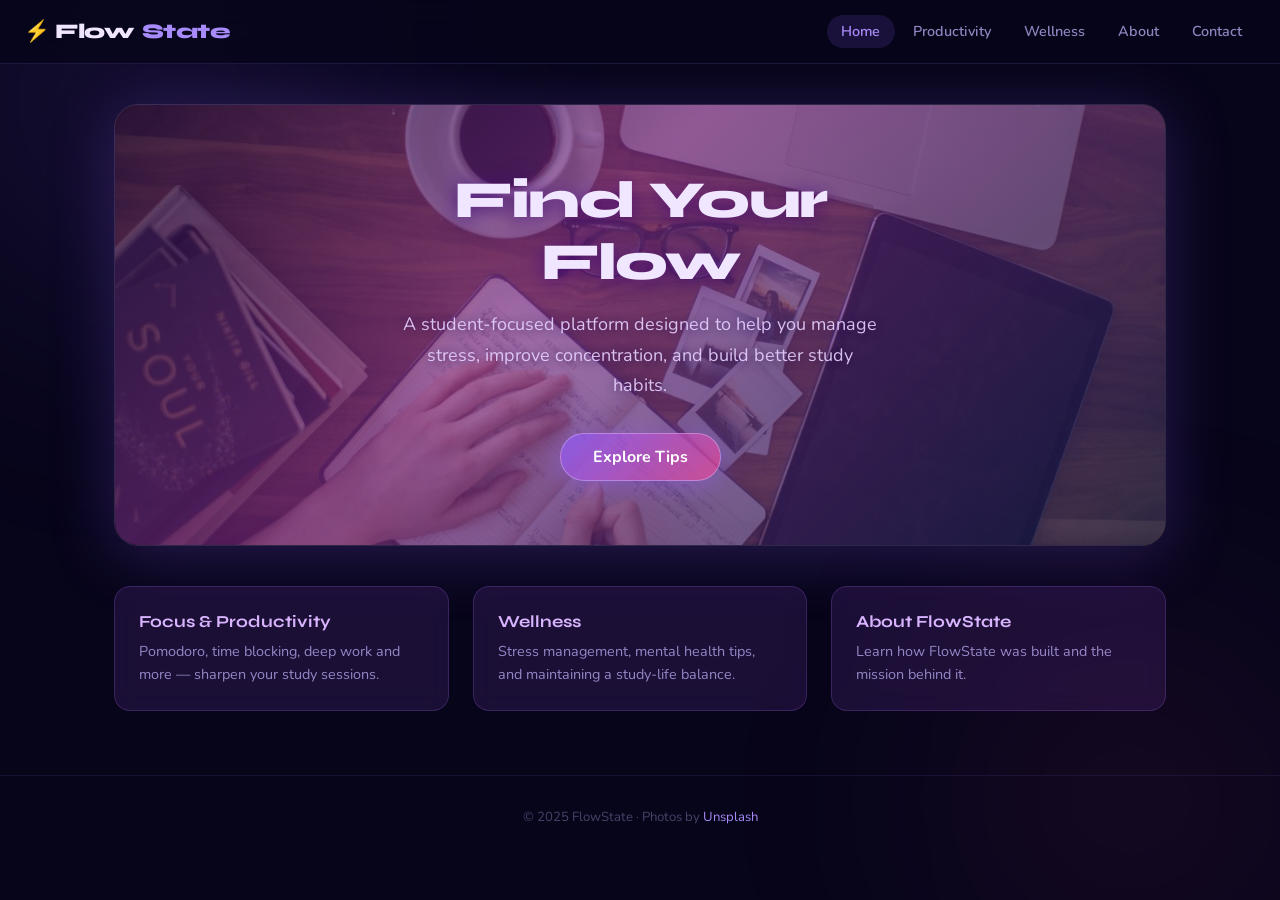
<file: index.html>
<!DOCTYPE html>
<html lang="en">
<head>
  <meta charset="UTF-8" />
  <meta name="viewport" content="width=device-width, initial-scale=1.0" />
  <title>FlowState — Find Your Flow</title>
  <link rel="stylesheet" href="style.css" />
</head>
<body>

<!-- ─── Navigation ─── -->
<nav>
  <a href="index.html" class="nav-logo">⚡ Flow<span>State</span></a>
  <ul class="nav-links">
    <li><a href="index.html" class="active">Home</a></li>
    <li><a href="productivity.html">Productivity</a></li>
    <li><a href="wellness.html">Wellness</a></li>
    <li><a href="about.html">About</a></li>
    <li><a href="contact.html">Contact</a></li>
  </ul>
  <button class="hamburger" id="hamburger" aria-label="Toggle menu">
    <span></span><span></span><span></span>
  </button>
</nav>
<div class="mobile-menu" id="mobileMenu">
  <a href="index.html" class="active">Home</a>
  <a href="productivity.html">Productivity</a>
  <a href="wellness.html">Wellness</a>
  <a href="about.html">About</a>
  <a href="contact.html">Contact</a>
</div>

<!-- ─── Main Content ─── -->
<main>

  <!-- Hero -->
  <section class="hero">
    <img src="hero.jpg" alt="Student studying in flow state" loading="eager" />
    <div class="hero-overlay"></div>
    <div class="hero-content">
      <h1>Find Your Flow</h1>
      <p>
        A student-focused platform designed to help you manage stress,
        improve concentration, and build better study habits.
      </p>
      <a href="productivity.html" class="btn">Explore Tips</a>
    </div>
  </section>

  <!-- Feature Cards -->
  <div class="home-cards">
    <a href="productivity.html" class="home-card">
      <h3>Focus &amp; Productivity</h3>
      <p>Pomodoro, time blocking, deep work and more — sharpen your study sessions.</p>
    </a>
    <a href="wellness.html" class="home-card">
      <h3>Wellness</h3>
      <p>Stress management, mental health tips, and maintaining a study-life balance.</p>
    </a>
    <a href="about.html" class="home-card">
      <h3>About FlowState</h3>
      <p>Learn how FlowState was built and the mission behind it.</p>
    </a>
  </div>

</main>

<footer>
  <p>© 2025 FlowState · Photos by <a href="https://unsplash.com" target="_blank" rel="noopener">Unsplash</a></p>
</footer>

<script>
  const hamburger = document.getElementById('hamburger');
  const mobileMenu = document.getElementById('mobileMenu');
  hamburger.addEventListener('click', () => {
    hamburger.classList.toggle('open');
    mobileMenu.classList.toggle('open');
  });
  // Close mobile menu when a link is clicked
  mobileMenu.querySelectorAll('a').forEach(link => {
    link.addEventListener('click', () => {
      hamburger.classList.remove('open');
      mobileMenu.classList.remove('open');
    });
  });
</script>

</body>
</html>
</file>
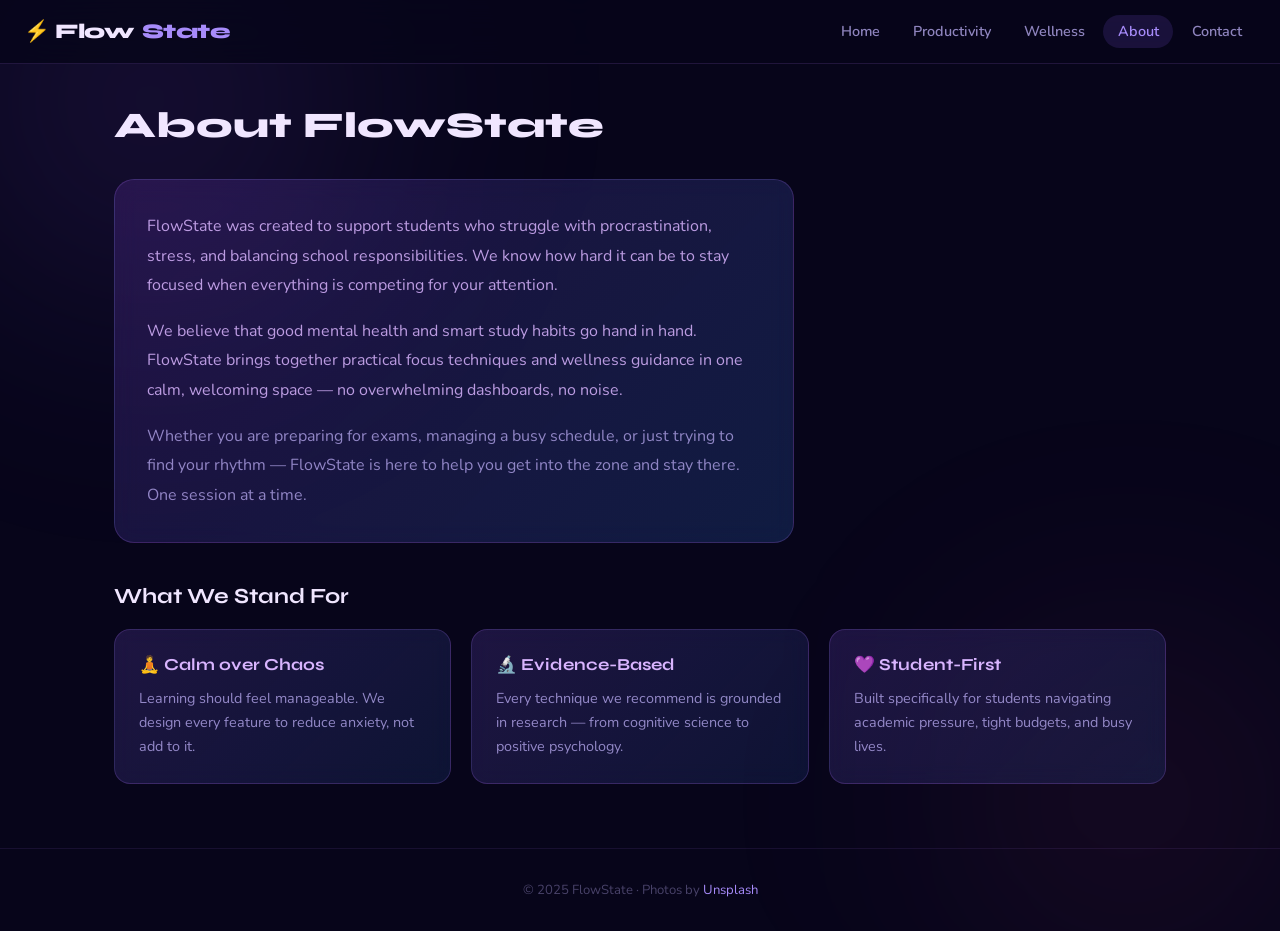
<file: about.html>
<!DOCTYPE html>
<html lang="en">
<head>
  <meta charset="UTF-8" />
  <meta name="viewport" content="width=device-width, initial-scale=1.0" />
  <title>FlowState — About</title>
  <link rel="stylesheet" href="style.css" />
</head>
<body>

<!-- ─── Navigation ─── -->
<nav>
  <a href="index.html" class="nav-logo">⚡ Flow<span>State</span></a>
  <ul class="nav-links">
    <li><a href="index.html">Home</a></li>
    <li><a href="productivity.html">Productivity</a></li>
    <li><a href="wellness.html">Wellness</a></li>
    <li><a href="about.html" class="active">About</a></li>
    <li><a href="contact.html">Contact</a></li>
  </ul>
  <button class="hamburger" id="hamburger" aria-label="Toggle menu">
    <span></span><span></span><span></span>
  </button>
</nav>
<div class="mobile-menu" id="mobileMenu">
  <a href="index.html">Home</a>
  <a href="productivity.html">Productivity</a>
  <a href="wellness.html">Wellness</a>
  <a href="about.html" class="active">About</a>
  <a href="contact.html">Contact</a>
</div>

<!-- ─── Main Content ─── -->
<main>

  <div class="page-title">
    <h1>About FlowState</h1>
  </div>

  <div class="glass-panel" style="max-width: 680px;">
    <p>
      FlowState was created to support students who struggle with procrastination,
      stress, and balancing school responsibilities. We know how hard it can be to
      stay focused when everything is competing for your attention.
    </p>
    <p>
      We believe that good mental health and smart study habits go hand in hand.
      FlowState brings together practical focus techniques and wellness guidance
      in one calm, welcoming space — no overwhelming dashboards, no noise.
    </p>
    <p>
      Whether you are preparing for exams, managing a busy schedule, or just trying
      to find your rhythm — FlowState is here to help you get into the zone and stay
      there. One session at a time.
    </p>
  </div>

  <!-- Values section -->
  <div style="margin-top: 2.5rem;">
    <h2 style="font-family:'Syne',sans-serif; font-size:1.35rem; color:var(--text); margin-bottom:1.25rem; font-weight:700;">
      What We Stand For
    </h2>
    <div class="cards-grid">
      <div class="card">
        <h3>🧘 Calm over Chaos</h3>
        <p>Learning should feel manageable. We design every feature to reduce anxiety, not add to it.</p>
      </div>
      <div class="card">
        <h3>🔬 Evidence-Based</h3>
        <p>Every technique we recommend is grounded in research — from cognitive science to positive psychology.</p>
      </div>
      <div class="card">
        <h3>💜 Student-First</h3>
        <p>Built specifically for students navigating academic pressure, tight budgets, and busy lives.</p>
      </div>
    </div>
  </div>

</main>

<footer>
  <p>© 2025 FlowState · Photos by <a href="https://unsplash.com" target="_blank" rel="noopener">Unsplash</a></p>
</footer>

<script>
  const hamburger = document.getElementById('hamburger');
  const mobileMenu = document.getElementById('mobileMenu');
  hamburger.addEventListener('click', () => {
    hamburger.classList.toggle('open');
    mobileMenu.classList.toggle('open');
  });
  mobileMenu.querySelectorAll('a').forEach(l => l.addEventListener('click', () => {
    hamburger.classList.remove('open'); mobileMenu.classList.remove('open');
  }));
</script>

</body>
</html>
</file>
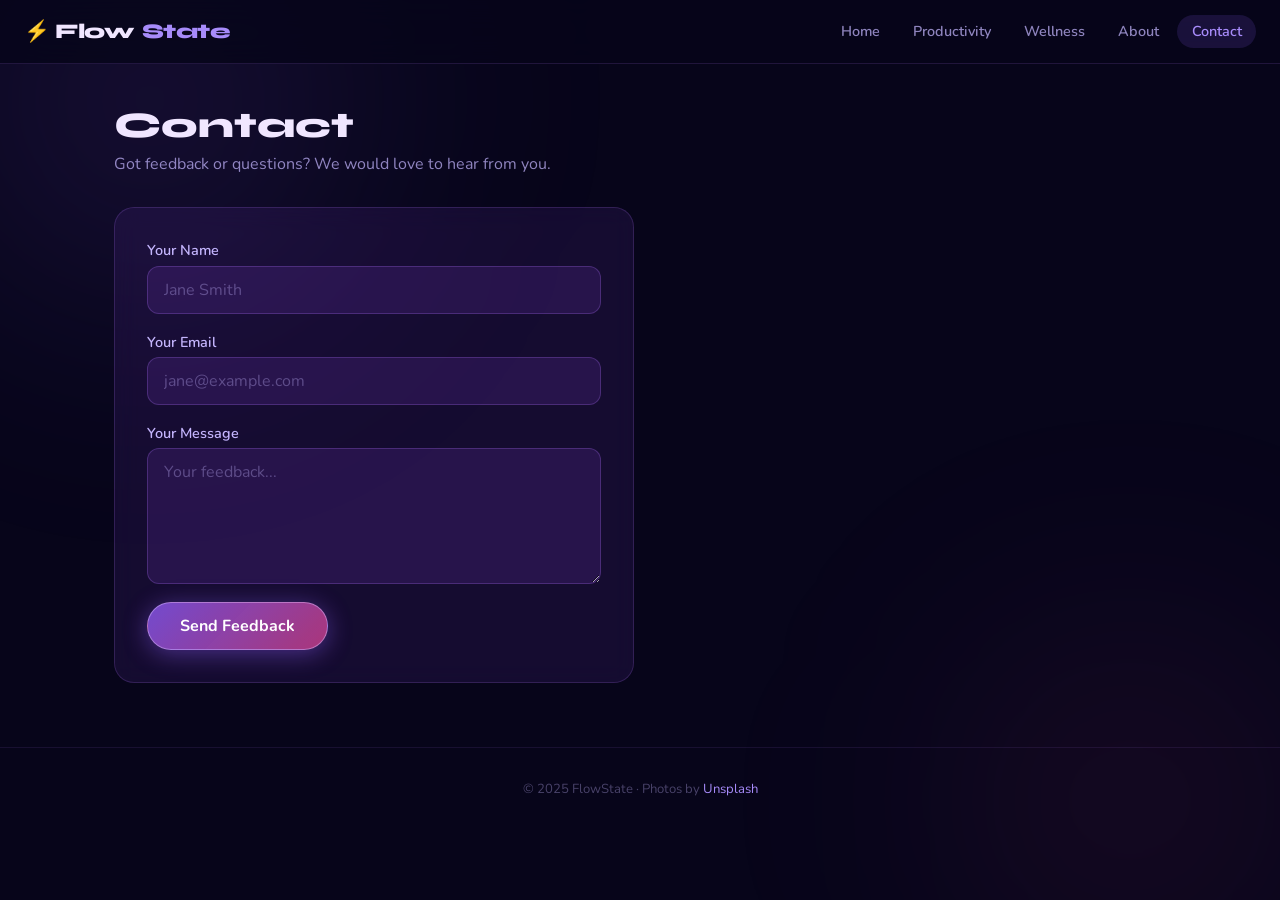
<file: contact.html>
<!DOCTYPE html>
<html lang="en">
<head>
  <meta charset="UTF-8" />
  <meta name="viewport" content="width=device-width, initial-scale=1.0" />
  <title>FlowState — Contact</title>
  <link rel="stylesheet" href="style.css" />
</head>
<body>

<!-- ─── Navigation ─── -->
<nav>
  <a href="index.html" class="nav-logo">⚡ Flow<span>State</span></a>
  <ul class="nav-links">
    <li><a href="index.html">Home</a></li>
    <li><a href="productivity.html">Productivity</a></li>
    <li><a href="wellness.html">Wellness</a></li>
    <li><a href="about.html">About</a></li>
    <li><a href="contact.html" class="active">Contact</a></li>
  </ul>
  <button class="hamburger" id="hamburger" aria-label="Toggle menu">
    <span></span><span></span><span></span>
  </button>
</nav>
<div class="mobile-menu" id="mobileMenu">
  <a href="index.html">Home</a>
  <a href="productivity.html">Productivity</a>
  <a href="wellness.html">Wellness</a>
  <a href="about.html">About</a>
  <a href="contact.html" class="active">Contact</a>
</div>

<!-- ─── Main Content ─── -->
<main>

  <div class="page-title">
    <h1>Contact</h1>
    <p>Got feedback or questions? We would love to hear from you.</p>
  </div>

  <!-- Form (shown by default) -->
  <div id="formContainer">
    <form class="contact-form" id="contactForm" novalidate>

      <div class="form-group">
        <label for="name">Your Name</label>
        <input type="text" id="name" name="name" placeholder="Jane Smith" required />
      </div>

      <div class="form-group">
        <label for="email">Your Email</label>
        <input type="email" id="email" name="email" placeholder="jane@example.com" required />
      </div>

      <div class="form-group">
        <label for="message">Your Message</label>
        <textarea id="message" name="message" rows="5" placeholder="Your feedback..." required></textarea>
      </div>

      <button type="submit" class="btn" style="align-self:flex-start;">
        Send Feedback
      </button>

    </form>
  </div>

  <!-- Success message (hidden by default) -->
  <div id="successBox" class="success-box" style="display:none;">
    <h3>Thanks for reaching out! 🎉</h3>
    <p>We will get back to you soon.</p>
    <button class="btn" style="margin-top:1.5rem;" onclick="resetForm()">Send another</button>
  </div>

</main>

<footer>
  <p>© 2025 FlowState · Photos by <a href="https://unsplash.com" target="_blank" rel="noopener">Unsplash</a></p>
</footer>

<script>
  /* ─── Nav hamburger ─── */
  const hamburger = document.getElementById('hamburger');
  const mobileMenu = document.getElementById('mobileMenu');
  hamburger.addEventListener('click', () => {
    hamburger.classList.toggle('open');
    mobileMenu.classList.toggle('open');
  });
  mobileMenu.querySelectorAll('a').forEach(l => l.addEventListener('click', () => {
    hamburger.classList.remove('open'); mobileMenu.classList.remove('open');
  }));

  /* ─── Form submit ─── */
  document.getElementById('contactForm').addEventListener('submit', function(e) {
    e.preventDefault();
    const name    = document.getElementById('name').value.trim();
    const email   = document.getElementById('email').value.trim();
    const message = document.getElementById('message').value.trim();
    if (!name || !email || !message) return;

    // Show success state
    document.getElementById('formContainer').style.display = 'none';
    document.getElementById('successBox').style.display = 'block';
  });

  function resetForm() {
    document.getElementById('contactForm').reset();
    document.getElementById('formContainer').style.display = 'block';
    document.getElementById('successBox').style.display = 'none';
  }
</script>

</body>
</html>
</file>
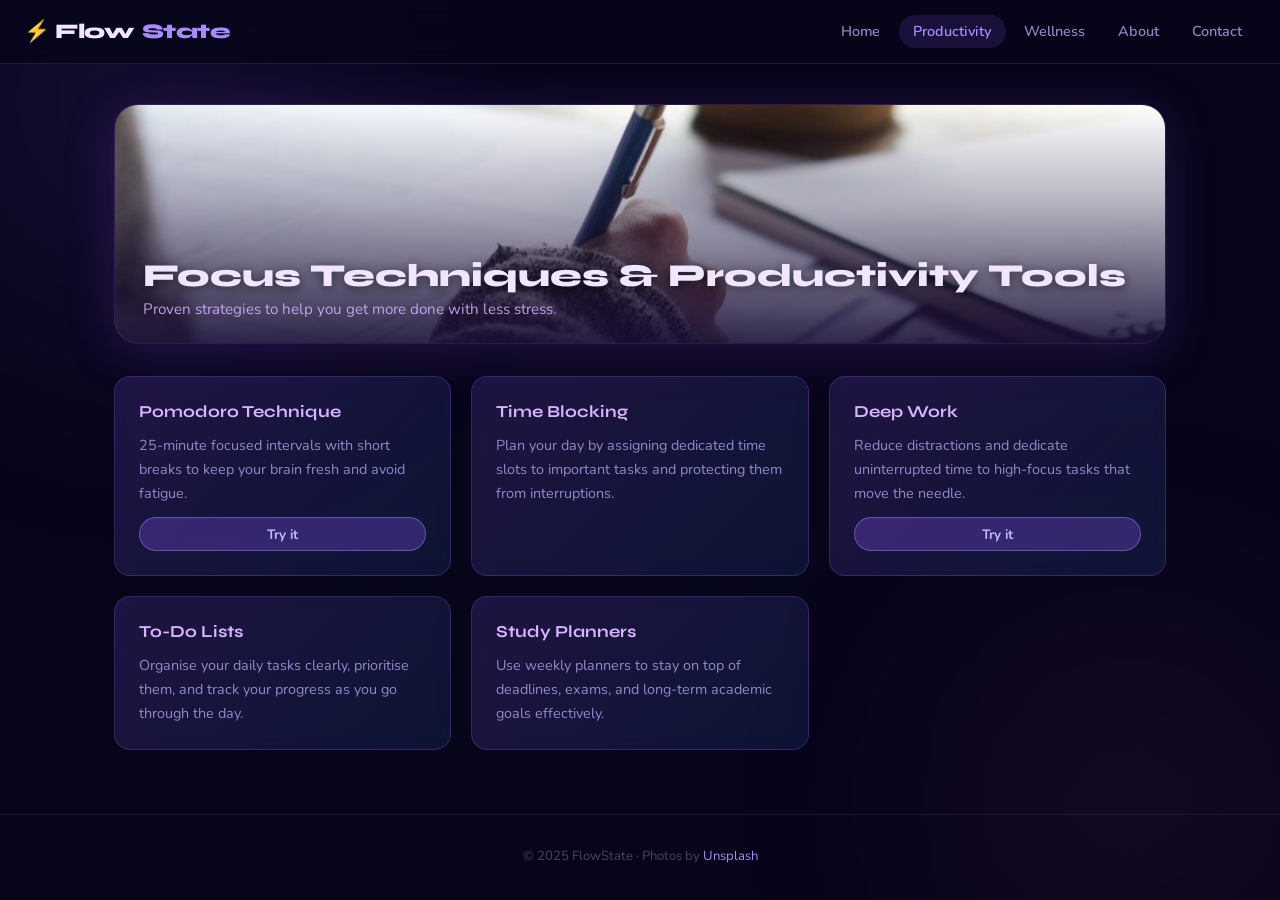
<file: productivity.html>
<!DOCTYPE html>
<html lang="en">
<head>
  <meta charset="UTF-8" />
  <meta name="viewport" content="width=device-width, initial-scale=1.0" />
  <title>FlowState — Productivity</title>
  <link rel="stylesheet" href="style.css" />
</head>
<body>

<!-- ─── Navigation ─── -->
<nav>
  <a href="index.html" class="nav-logo">⚡ Flow<span>State</span></a>
  <ul class="nav-links">
    <li><a href="index.html">Home</a></li>
    <li><a href="productivity.html" class="active">Productivity</a></li>
    <li><a href="wellness.html">Wellness</a></li>
    <li><a href="about.html">About</a></li>
    <li><a href="contact.html">Contact</a></li>
  </ul>
  <button class="hamburger" id="hamburger" aria-label="Toggle menu">
    <span></span><span></span><span></span>
  </button>
</nav>
<div class="mobile-menu" id="mobileMenu">
  <a href="index.html">Home</a>
  <a href="productivity.html" class="active">Productivity</a>
  <a href="wellness.html">Wellness</a>
  <a href="about.html">About</a>
  <a href="contact.html">Contact</a>
</div>

<!-- ─── Main Content ─── -->
<main>

  <!-- Page Hero -->
  <div class="page-hero" style="border: 1px solid rgba(180,120,255,0.2); box-shadow: 0 8px 48px rgba(120,60,200,0.25);">
    <img src="productivity.jpg" alt="Person studying productively" loading="eager" />
    <div class="page-hero-overlay"></div>
    <div class="page-hero-text">
      <h1>Focus Techniques &amp; Productivity Tools</h1>
      <p>Proven strategies to help you get more done with less stress.</p>
    </div>
  </div>

  <!-- Technique Cards -->
  <div class="cards-grid">

    <div class="card">
      <h3>Pomodoro Technique</h3>
      <p>25-minute focused intervals with short breaks to keep your brain fresh and avoid fatigue.</p>
      <button class="btn btn-sm" onclick="openPomodoro()">Try it</button>
    </div>

    <div class="card">
      <h3>Time Blocking</h3>
      <p>Plan your day by assigning dedicated time slots to important tasks and protecting them from interruptions.</p>
    </div>

    <div class="card">
      <h3>Deep Work</h3>
      <p>Reduce distractions and dedicate uninterrupted time to high-focus tasks that move the needle.</p>
      <button class="btn btn-sm" onclick="openDeepWork()">Try it</button>
    </div>

    <div class="card">
      <h3>To-Do Lists</h3>
      <p>Organise your daily tasks clearly, prioritise them, and track your progress as you go through the day.</p>
    </div>

    <div class="card">
      <h3>Study Planners</h3>
      <p>Use weekly planners to stay on top of deadlines, exams, and long-term academic goals effectively.</p>
    </div>

  </div>

</main>

<footer>
  <p>© 2025 FlowState · Photos by <a href="https://unsplash.com" target="_blank" rel="noopener">Unsplash</a></p>
</footer>

<!-- ─── Pomodoro Modal ─── -->
<div class="modal-backdrop" id="pomodoroModal">
  <div class="modal-panel">
    <button class="modal-close" onclick="closePomodoro()">✕</button>
    <h2>Pomodoro Timer</h2>

    <div class="pomo-modes" id="pomoModes">
      <button class="pomo-mode-btn" data-mode="focus"  onclick="switchMode('focus')">Focus</button>
      <button class="pomo-mode-btn" data-mode="short"  onclick="switchMode('short')">Short Break</button>
      <button class="pomo-mode-btn" data-mode="long"   onclick="switchMode('long')">Long Break</button>
    </div>

    <div style="display:flex; justify-content:center; margin-bottom:1.75rem;">
      <svg id="pomoSvg" width="200" height="200" viewBox="0 0 200 200">
        <circle cx="100" cy="100" r="80" fill="none" stroke="rgba(180,120,255,0.12)" stroke-width="10"/>
        <circle id="pomoArc" cx="100" cy="100" r="80" fill="none"
          stroke="#a78bfa" stroke-width="10"
          stroke-dasharray="502 502"
          stroke-linecap="round"
          transform="rotate(-90 100 100)"
          style="transition: stroke-dasharray 0.5s ease, stroke 0.4s ease; filter: drop-shadow(0 0 8px #a78bfa88)"/>
        <text id="pomoTime" x="100" y="97" text-anchor="middle" fill="#f0e6ff"
          font-size="36" font-weight="700" font-family="monospace">25:00</text>
        <text id="pomoLabel" x="100" y="120" text-anchor="middle" fill="#a78bfa"
          font-size="13" font-family="sans-serif">Focus</text>
      </svg>
    </div>

    <div class="pomo-controls">
      <button class="pomo-ctrl-btn" id="pomoStartBtn" onclick="toggleTimer()">Start</button>
      <button class="pomo-ctrl-btn" onclick="resetTimer()"
        style="background:rgba(120,60,180,0.2);border:1px solid rgba(180,120,255,0.25);color:#c4b5fd;">Reset</button>
    </div>
    <p class="modal-hint">Click outside to close</p>
  </div>
</div>

<!-- ─── Deep Work Modal ─── -->
<div class="modal-backdrop" id="deepWorkModal">
  <div class="modal-panel" style="text-align:left;">
    <button class="modal-close" onclick="closeDeepWork()">✕</button>
    <h2 style="text-align:center;">Deep Work Prep</h2>
    <p style="color:rgba(196,181,253,0.6);font-size:0.85rem;text-align:center;margin-bottom:1rem;">
      Check off each item before you start.
    </p>
    <div class="dw-list" id="dwList"></div>
    <div class="dw-progress" id="dwProgress">0 / 8 ready</div>
    <p class="modal-hint" style="text-align:center;">Click outside to close</p>
  </div>
</div>

<script>
/* ─── Nav hamburger ─── */
const hamburger = document.getElementById('hamburger');
const mobileMenu = document.getElementById('mobileMenu');
hamburger.addEventListener('click', () => {
  hamburger.classList.toggle('open');
  mobileMenu.classList.toggle('open');
});
mobileMenu.querySelectorAll('a').forEach(l => l.addEventListener('click', () => {
  hamburger.classList.remove('open'); mobileMenu.classList.remove('open');
}));

/* ─── Pomodoro ─── */
const MODES = {
  focus: { label: 'Focus',       seconds: 25*60, color: '#a78bfa' },
  short: { label: 'Short Break', seconds:  5*60, color: '#34d399' },
  long:  { label: 'Long Break',  seconds: 15*60, color: '#60a5fa' },
};
let currentMode = 'focus';
let timeLeft = MODES.focus.seconds;
let running = false;
let timer = null;
const CIRC = 2 * Math.PI * 80;

function fmt(s) {
  return String(Math.floor(s/60)).padStart(2,'0') + ':' + String(s%60).padStart(2,'0');
}
function updateDisplay() {
  const { seconds, label, color } = MODES[currentMode];
  const progress = timeLeft / seconds;
  const dash = progress * CIRC;
  document.getElementById('pomoArc').setAttribute('stroke-dasharray', `${dash} ${CIRC}`);
  document.getElementById('pomoArc').setAttribute('stroke', color);
  document.getElementById('pomoArc').style.filter = `drop-shadow(0 0 8px ${color}88)`;
  document.getElementById('pomoLabel').textContent = label;
  document.getElementById('pomoLabel').setAttribute('fill', color);
  document.getElementById('pomoTime').textContent = fmt(timeLeft);
  const btn = document.getElementById('pomoStartBtn');
  if (running) {
    btn.textContent = 'Pause';
    btn.style.background = 'rgba(236,72,153,0.35)';
    btn.style.border = '1px solid rgba(236,72,153,0.5)';
    btn.style.color = '#f9a8d4';
  } else {
    btn.textContent = timeLeft === seconds ? 'Start' : 'Resume';
    btn.style.background = color + '40';
    btn.style.border = `1px solid ${color}80`;
    btn.style.color = color;
  }
  // Mode buttons
  document.querySelectorAll('.pomo-mode-btn').forEach(b => {
    const m = b.dataset.mode;
    const c = MODES[m].color;
    if (m === currentMode) {
      b.style.background = c + '30';
      b.style.border = `1px solid ${c}`;
      b.style.color = c;
    } else {
      b.style.background = 'transparent';
      b.style.border = '1px solid rgba(180,120,255,0.2)';
      b.style.color = '#c4b5fd';
    }
  });
}
function switchMode(m) {
  clearInterval(timer); running = false;
  currentMode = m; timeLeft = MODES[m].seconds;
  updateDisplay();
}
function toggleTimer() {
  running = !running;
  if (running) {
    timer = setInterval(() => {
      timeLeft--;
      if (timeLeft <= 0) { clearInterval(timer); running = false; timeLeft = 0; }
      updateDisplay();
    }, 1000);
  } else { clearInterval(timer); }
  updateDisplay();
}
function resetTimer() {
  clearInterval(timer); running = false;
  timeLeft = MODES[currentMode].seconds;
  updateDisplay();
}
function openPomodoro() {
  document.getElementById('pomodoroModal').classList.add('open');
  updateDisplay();
}
function closePomodoro() {
  clearInterval(timer); running = false;
  document.getElementById('pomodoroModal').classList.remove('open');
}
document.getElementById('pomodoroModal').addEventListener('click', function(e) {
  if (e.target === this) closePomodoro();
});

/* ─── Deep Work ─── */
const DW_ITEMS = [
  'Phone on silent & face-down',
  'Notifications turned off',
  'Tab blocker / distraction sites blocked',
  'Water bottle filled',
  'Clear desk — only essentials out',
  'Headphones on with focus music',
  'Goal for the session written down',
  'Let housemates / family know',
];
let dwChecked = {};

function buildDWList() {
  const list = document.getElementById('dwList');
  list.innerHTML = '';
  DW_ITEMS.forEach((item, i) => {
    const label = document.createElement('label');
    label.className = 'dw-item' + (dwChecked[i] ? ' checked' : '');
    label.innerHTML = `<input type="checkbox" ${dwChecked[i] ? 'checked' : ''} /><span>${item}</span>`;
    label.querySelector('input').addEventListener('change', () => {
      dwChecked[i] = !dwChecked[i];
      buildDWList();
    });
    list.appendChild(label);
  });
  const done = Object.values(dwChecked).filter(Boolean).length;
  const prog = document.getElementById('dwProgress');
  prog.textContent = done === DW_ITEMS.length ? "You're ready — enter flow state!" : `${done} / ${DW_ITEMS.length} ready`;
  prog.className = 'dw-progress' + (done === DW_ITEMS.length ? ' done' : '');
}
function openDeepWork() {
  dwChecked = {};
  buildDWList();
  document.getElementById('deepWorkModal').classList.add('open');
}
function closeDeepWork() {
  document.getElementById('deepWorkModal').classList.remove('open');
}
document.getElementById('deepWorkModal').addEventListener('click', function(e) {
  if (e.target === this) closeDeepWork();
});
</script>

</body>
</html>
</file>
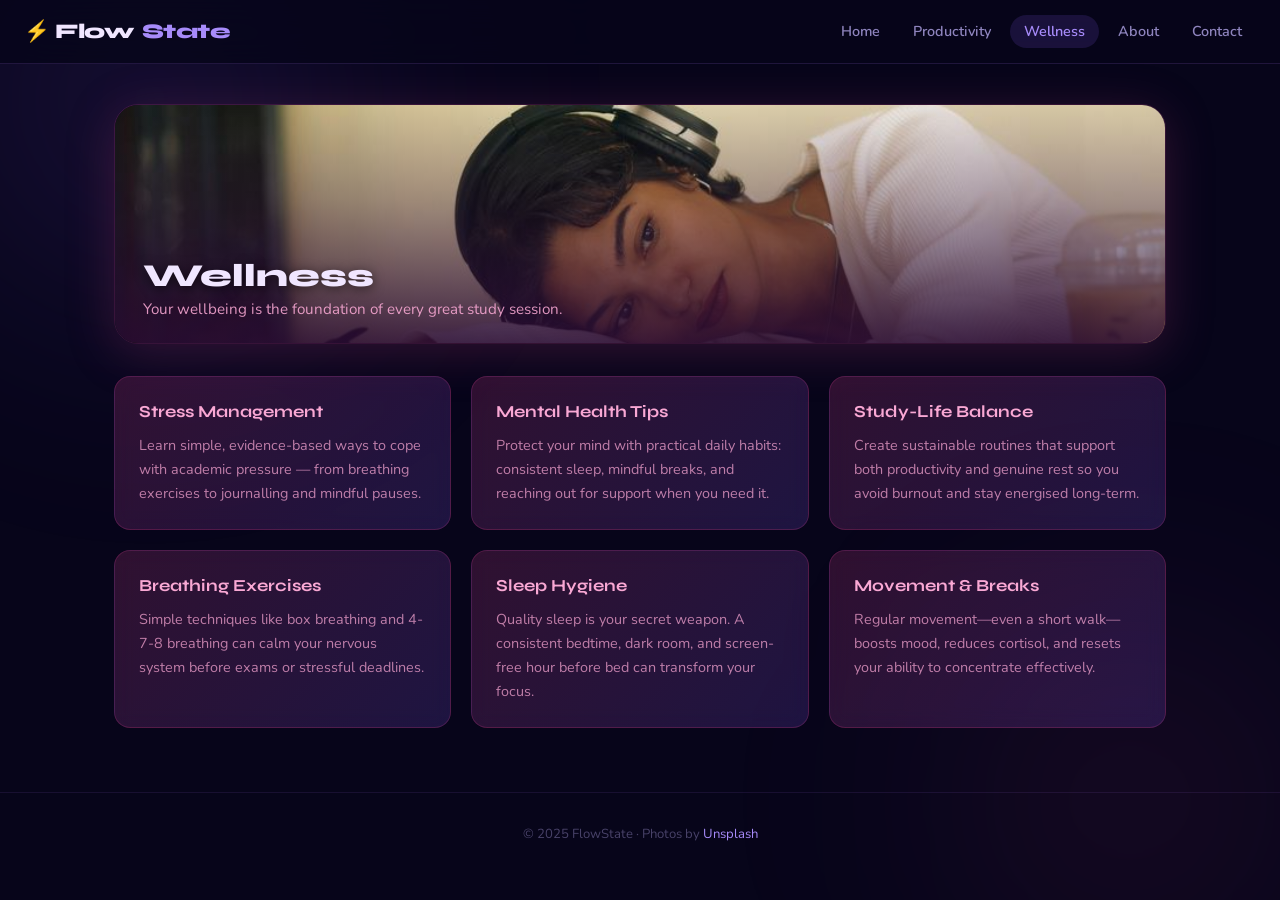
<file: wellness.html>
<!DOCTYPE html>
<html lang="en">
<head>
  <meta charset="UTF-8" />
  <meta name="viewport" content="width=device-width, initial-scale=1.0" />
  <title>FlowState — Wellness</title>
  <link rel="stylesheet" href="style.css" />
</head>
<body>

<!-- ─── Navigation ─── -->
<nav>
  <a href="index.html" class="nav-logo">⚡ Flow<span>State</span></a>
  <ul class="nav-links">
    <li><a href="index.html">Home</a></li>
    <li><a href="productivity.html">Productivity</a></li>
    <li><a href="wellness.html" class="active">Wellness</a></li>
    <li><a href="about.html">About</a></li>
    <li><a href="contact.html">Contact</a></li>
  </ul>
  <button class="hamburger" id="hamburger" aria-label="Toggle menu">
    <span></span><span></span><span></span>
  </button>
</nav>
<div class="mobile-menu" id="mobileMenu">
  <a href="index.html">Home</a>
  <a href="productivity.html">Productivity</a>
  <a href="wellness.html" class="active">Wellness</a>
  <a href="about.html">About</a>
  <a href="contact.html">Contact</a>
</div>

<!-- ─── Main Content ─── -->
<main>

  <!-- Page Hero -->
  <div class="page-hero" style="border: 1px solid rgba(236,72,153,0.2); box-shadow: 0 8px 48px rgba(180,60,120,0.25);">
    <img src="wellness.jpg" alt="Wellness and balance" loading="eager" />
    <div class="page-hero-overlay" style="background: linear-gradient(to top, rgba(40,10,50,0.88) 0%, rgba(40,10,50,0.3) 60%, transparent 100%);"></div>
    <div class="page-hero-text">
      <h1>Wellness</h1>
      <p style="color:rgba(249,168,212,0.88);">Your wellbeing is the foundation of every great study session.</p>
    </div>
  </div>

  <!-- Wellness Cards -->
  <div class="cards-grid">

    <div class="card wellness">
      <h3>Stress Management</h3>
      <p>Learn simple, evidence-based ways to cope with academic pressure — from breathing exercises to journalling and mindful pauses.</p>
    </div>

    <div class="card wellness">
      <h3>Mental Health Tips</h3>
      <p>Protect your mind with practical daily habits: consistent sleep, mindful breaks, and reaching out for support when you need it.</p>
    </div>

    <div class="card wellness">
      <h3>Study-Life Balance</h3>
      <p>Create sustainable routines that support both productivity and genuine rest so you avoid burnout and stay energised long-term.</p>
    </div>

    <div class="card wellness">
      <h3>Breathing Exercises</h3>
      <p>Simple techniques like box breathing and 4-7-8 breathing can calm your nervous system before exams or stressful deadlines.</p>
    </div>

    <div class="card wellness">
      <h3>Sleep Hygiene</h3>
      <p>Quality sleep is your secret weapon. A consistent bedtime, dark room, and screen-free hour before bed can transform your focus.</p>
    </div>

    <div class="card wellness">
      <h3>Movement &amp; Breaks</h3>
      <p>Regular movement—even a short walk—boosts mood, reduces cortisol, and resets your ability to concentrate effectively.</p>
    </div>

  </div>

</main>

<footer>
  <p>© 2025 FlowState · Photos by <a href="https://unsplash.com" target="_blank" rel="noopener">Unsplash</a></p>
</footer>

<script>
  const hamburger = document.getElementById('hamburger');
  const mobileMenu = document.getElementById('mobileMenu');
  hamburger.addEventListener('click', () => {
    hamburger.classList.toggle('open');
    mobileMenu.classList.toggle('open');
  });
  mobileMenu.querySelectorAll('a').forEach(l => l.addEventListener('click', () => {
    hamburger.classList.remove('open'); mobileMenu.classList.remove('open');
  }));
</script>

</body>
</html>
</file>
<file: style.css>
/* ─── FlowState Global Styles ─── */
@import url('https://fonts.googleapis.com/css2?family=Syne:wght@400;600;700;800&family=Nunito:ital,wght@0,400;0,500;0,600;1,400&display=swap');

*, *::before, *::after { box-sizing: border-box; margin: 0; padding: 0; }

:root {
  --bg:        #07051a;
  --bg2:       #0d0b2e;
  --purple:    #8b5cf6;
  --pink:      #ec4899;
  --violet:    #a78bfa;
  --text:      #f0e6ff;
  --text-muted: rgba(196, 181, 253, 0.72);
  --card-bg:   rgba(120, 60, 200, 0.16);
  --card-border: rgba(180, 120, 255, 0.2);
  --glass:     rgba(30, 12, 70, 0.6);
  --radius:    1rem;
}

html { scroll-behavior: smooth; }

body {
  font-family: 'Nunito', sans-serif;
  background: var(--bg);
  color: var(--text);
  min-height: 100vh;
  position: relative;
  overflow-x: hidden;
}

/* Ambient background orbs */
body::before, body::after {
  content: '';
  position: fixed;
  border-radius: 50%;
  filter: blur(120px);
  pointer-events: none;
  z-index: 0;
}
body::before {
  width: 600px; height: 600px;
  background: radial-gradient(circle, rgba(139,92,246,0.18) 0%, transparent 70%);
  top: -200px; left: -150px;
}
body::after {
  width: 500px; height: 500px;
  background: radial-gradient(circle, rgba(236,72,153,0.12) 0%, transparent 70%);
  bottom: -150px; right: -100px;
}

/* ─── Nav ─── */
nav {
  position: sticky; top: 0; z-index: 50;
  background: rgba(7, 5, 26, 0.82);
  backdrop-filter: blur(20px);
  -webkit-backdrop-filter: blur(20px);
  border-bottom: 1px solid rgba(180, 120, 255, 0.15);
  padding: 0 1.5rem;
  height: 64px;
  display: flex; align-items: center; justify-content: space-between;
}

.nav-logo {
  font-family: 'Syne', sans-serif;
  font-weight: 800;
  font-size: 1.3rem;
  color: var(--text);
  text-decoration: none;
  display: flex; align-items: center; gap: 0.5rem;
  letter-spacing: -0.02em;
}
.nav-logo span { color: var(--violet); }

.nav-links {
  display: flex; align-items: center; gap: 0.25rem;
  list-style: none;
}
.nav-links a {
  text-decoration: none;
  color: var(--text-muted);
  font-size: 0.9rem;
  font-weight: 600;
  padding: 0.4rem 0.9rem;
  border-radius: 9999px;
  transition: all 0.2s;
}
.nav-links a:hover, .nav-links a.active {
  color: var(--violet);
  background: rgba(139, 92, 246, 0.15);
}

/* Hamburger */
.hamburger {
  display: none;
  flex-direction: column;
  gap: 5px;
  cursor: pointer;
  background: none;
  border: none;
  padding: 4px;
}
.hamburger span {
  display: block; width: 24px; height: 2px;
  background: var(--violet);
  border-radius: 2px;
  transition: all 0.3s;
}
.hamburger.open span:nth-child(1) { transform: translateY(7px) rotate(45deg); }
.hamburger.open span:nth-child(2) { opacity: 0; }
.hamburger.open span:nth-child(3) { transform: translateY(-7px) rotate(-45deg); }

.mobile-menu {
  display: none;
  position: fixed; top: 64px; left: 0; right: 0; z-index: 49;
  background: rgba(7, 5, 26, 0.96);
  backdrop-filter: blur(20px);
  border-bottom: 1px solid rgba(180,120,255,0.15);
  flex-direction: column;
  padding: 1rem 1.5rem 1.5rem;
  gap: 0.25rem;
}
.mobile-menu.open { display: flex; }
.mobile-menu a {
  text-decoration: none;
  color: var(--text-muted);
  font-size: 1rem;
  font-weight: 600;
  padding: 0.65rem 1rem;
  border-radius: 0.75rem;
  transition: all 0.2s;
}
.mobile-menu a:hover, .mobile-menu a.active {
  color: var(--violet);
  background: rgba(139,92,246,0.15);
}

/* ─── Main layout ─── */
main {
  position: relative; z-index: 1;
  max-width: 1100px;
  margin: 0 auto;
  padding: 2.5rem 1.5rem 4rem;
}

/* ─── Hero section ─── */
.hero {
  position: relative;
  border-radius: 1.5rem;
  overflow: hidden;
  margin-bottom: 2.5rem;
  min-height: 420px;
  display: flex; align-items: center; justify-content: center;
  text-align: center;
  border: 1px solid rgba(216, 180, 254, 0.2);
  box-shadow: 0 8px 64px rgba(139, 92, 246, 0.25);
}
.hero img {
  position: absolute; inset: 0;
  width: 100%; height: 100%;
  object-fit: cover; object-position: center;
}
.hero-overlay {
  position: absolute; inset: 0;
  background: linear-gradient(135deg, rgba(30,10,60,0.78) 0%, rgba(120,40,140,0.65) 40%, rgba(20,30,80,0.72) 100%);
}
.hero-content {
  position: relative; z-index: 1;
  padding: 4rem 2rem;
  max-width: 640px; width: 100%;
}
.hero-content h1 {
  font-family: 'Syne', sans-serif;
  font-size: clamp(2rem, 5vw, 3.25rem);
  font-weight: 800; letter-spacing: -0.03em;
  margin-bottom: 1rem;
  text-shadow: 0 2px 20px rgba(60,0,120,0.7);
}
.hero-content p {
  color: rgba(232,210,255,0.9);
  font-size: clamp(0.95rem, 2.5vw, 1.125rem);
  max-width: 480px; margin: 0 auto 2rem;
  line-height: 1.7;
  text-shadow: 0 1px 8px rgba(30,0,80,0.5);
}

/* ─── Page hero (with image, bottom-left text) ─── */
.page-hero {
  border-radius: 1.5rem; overflow: hidden;
  margin-bottom: 2rem; height: 240px;
  position: relative;
}
.page-hero img {
  width: 100%; height: 100%; object-fit: cover; object-position: center;
}
.page-hero-overlay {
  position: absolute; inset: 0;
  background: linear-gradient(to top, rgba(20,10,50,0.88) 0%, rgba(20,10,50,0.3) 60%, transparent 100%);
}
.page-hero-text {
  position: absolute; bottom: 1.5rem; left: 1.75rem;
}
.page-hero-text h1 {
  font-family: 'Syne', sans-serif;
  font-weight: 800; font-size: clamp(1.5rem, 4vw, 2rem);
  color: var(--text); margin: 0;
  text-shadow: 0 2px 12px rgba(0,0,0,0.6);
}
.page-hero-text p {
  color: rgba(216,180,254,0.85);
  margin: 0.25rem 0 0; font-size: 0.95rem;
}

/* ─── Cards grid ─── */
.cards-grid {
  display: grid;
  grid-template-columns: repeat(auto-fill, minmax(260px, 1fr));
  gap: 1.25rem;
}

.card {
  border-radius: var(--radius);
  padding: 1.5rem;
  background: linear-gradient(135deg, rgba(139,92,246,0.18) 0%, rgba(59,130,246,0.12) 100%);
  border: 1px solid var(--card-border);
  backdrop-filter: blur(10px);
  display: flex; flex-direction: column; gap: 0.75rem;
  transition: transform 0.2s, box-shadow 0.2s;
}
.card:hover { transform: translateY(-3px); box-shadow: 0 12px 40px rgba(139,92,246,0.2); }
.card h3 {
  font-family: 'Syne', sans-serif;
  font-size: 1.05rem; font-weight: 700;
  color: #d8b4fe; margin: 0;
}
.card p { color: var(--text-muted); font-size: 0.9rem; line-height: 1.65; margin: 0; flex: 1; }

/* Wellness card variant */
.card.wellness {
  background: linear-gradient(135deg, rgba(236,72,153,0.18) 0%, rgba(139,92,246,0.18) 100%);
  border-color: rgba(236,72,153,0.2);
}
.card.wellness h3 { color: #f9a8d4; }
.card.wellness p { color: rgba(249,168,212,0.72); }

/* ─── Buttons ─── */
.btn {
  display: inline-flex; align-items: center; justify-content: center;
  padding: 0.75rem 2rem;
  border-radius: 9999px;
  background: linear-gradient(135deg, rgba(139,92,246,0.8) 0%, rgba(236,72,153,0.7) 100%);
  color: #fff; border: 1px solid rgba(216,180,254,0.5);
  box-shadow: 0 4px 24px rgba(139,92,246,0.45);
  cursor: pointer; font-size: 1rem; font-family: 'Nunito', sans-serif;
  font-weight: 700; text-decoration: none;
  transition: transform 0.2s, box-shadow 0.2s;
}
.btn:hover { transform: scale(1.04); box-shadow: 0 6px 32px rgba(139,92,246,0.6); }

.btn-sm {
  padding: 0.4rem 1.1rem; font-size: 0.85rem;
  background: rgba(139,92,246,0.28);
  border: 1px solid rgba(167,139,250,0.45);
  color: #c4b5fd; box-shadow: none;
}
.btn-sm:hover { background: rgba(139,92,246,0.45); color: #f0e6ff; transform: none; box-shadow: none; }

/* ─── Page title area ─── */
.page-title { margin-bottom: 2rem; }
.page-title h1 {
  font-family: 'Syne', sans-serif;
  font-size: clamp(1.75rem, 4vw, 2.25rem);
  font-weight: 800; color: var(--text);
  margin-bottom: 0.4rem;
}
.page-title p { color: var(--text-muted); }

/* ─── Glass panel ─── */
.glass-panel {
  background: linear-gradient(135deg, rgba(120,60,200,0.22) 0%, rgba(59,130,246,0.18) 100%);
  border: 1px solid rgba(180,120,255,0.2);
  backdrop-filter: blur(12px);
  border-radius: 1.25rem;
  padding: 2rem;
}
.glass-panel p {
  color: rgba(216,180,254,0.85);
  line-height: 1.85;
  margin-bottom: 1rem;
  font-size: 1rem;
}
.glass-panel p:last-child { margin-bottom: 0; color: rgba(196,181,253,0.7); }

/* ─── Contact form ─── */
.form-group { display: flex; flex-direction: column; gap: 0.35rem; }
.form-group label { color: #c4b5fd; font-weight: 600; font-size: 0.9rem; }
.form-group input,
.form-group textarea {
  width: 100%; padding: 0.75rem 1rem;
  border-radius: 0.75rem;
  background: rgba(120,60,200,0.18);
  border: 1px solid rgba(180,120,255,0.25);
  color: var(--text); outline: none;
  font-size: 1rem; font-family: 'Nunito', sans-serif;
  transition: border-color 0.2s, background 0.2s;
}
.form-group input:focus,
.form-group textarea:focus {
  border-color: rgba(167,139,250,0.6);
  background: rgba(120,60,200,0.26);
}
.form-group input::placeholder,
.form-group textarea::placeholder { color: rgba(196,181,253,0.35); }
.form-group textarea { resize: vertical; min-height: 120px; }

.contact-form {
  max-width: 520px;
  background: rgba(80,40,140,0.2);
  border: 1px solid rgba(180,120,255,0.18);
  border-radius: 1.25rem;
  padding: 2rem;
  backdrop-filter: blur(12px);
  display: flex; flex-direction: column; gap: 1.1rem;
}

.success-box {
  max-width: 520px;
  background: linear-gradient(135deg, rgba(139,92,246,0.25) 0%, rgba(236,72,153,0.2) 100%);
  border: 1px solid rgba(216,180,254,0.25);
  border-radius: 1.25rem; padding: 3rem 2rem;
  text-align: center;
}
.success-box h3 { font-family: 'Syne', sans-serif; color: #d8b4fe; font-size: 1.25rem; margin-bottom: 0.5rem; }
.success-box p { color: var(--text-muted); }

/* ─── Modal / overlay ─── */
.modal-backdrop {
  position: fixed; inset: 0; z-index: 100;
  background: rgba(10,5,30,0.78);
  backdrop-filter: blur(6px);
  display: none; align-items: center; justify-content: center;
  padding: 1rem;
}
.modal-backdrop.open { display: flex; }

.modal-panel {
  background: linear-gradient(145deg, rgba(40,15,80,0.97) 0%, rgba(20,20,60,0.97) 100%);
  border: 1px solid rgba(180,120,255,0.3);
  border-radius: 1.5rem;
  padding: 2rem 2.5rem;
  width: 100%; max-width: 380px;
  box-shadow: 0 16px 64px rgba(120,60,200,0.45);
  position: relative; text-align: center;
}
.modal-panel h2 {
  font-family: 'Syne', sans-serif;
  color: var(--text); margin-bottom: 1.25rem;
}
.modal-close {
  position: absolute; top: 1rem; right: 1rem;
  background: rgba(180,120,255,0.15);
  border: 1px solid rgba(180,120,255,0.25);
  border-radius: 50%; width: 2rem; height: 2rem;
  color: #c4b5fd; cursor: pointer; font-size: 1rem;
  display: flex; align-items: center; justify-content: center;
  transition: background 0.2s;
}
.modal-close:hover { background: rgba(180,120,255,0.3); }
.modal-hint {
  color: rgba(196,181,253,0.4); font-size: 0.75rem; margin-top: 1.25rem;
}

/* ─── Pomodoro ─── */
.pomo-modes {
  display: flex; gap: 0.5rem; justify-content: center;
  flex-wrap: wrap; margin-bottom: 1.75rem;
}
.pomo-mode-btn {
  padding: 0.35rem 0.9rem; border-radius: 9999px;
  font-size: 0.85rem; cursor: pointer;
  transition: all 0.2s; font-family: 'Nunito', sans-serif; font-weight: 700;
}
.pomo-controls { display: flex; gap: 0.75rem; justify-content: center; }
.pomo-ctrl-btn {
  padding: 0.65rem 1.75rem; border-radius: 9999px;
  cursor: pointer; font-size: 0.95rem;
  transition: all 0.2s; font-family: 'Nunito', sans-serif; font-weight: 700;
}

/* ─── Deep Work checklist ─── */
.dw-list { display: flex; flex-direction: column; gap: 0.5rem; margin-bottom: 1rem; text-align: left; }
.dw-item { display: flex; align-items: center; gap: 0.75rem; cursor: pointer; }
.dw-item input[type="checkbox"] { accent-color: #a78bfa; width: 1rem; height: 1rem; cursor: pointer; flex-shrink: 0; }
.dw-item span { color: #d8b4fe; font-size: 0.9rem; transition: all 0.2s; }
.dw-item.checked span { color: rgba(196,181,253,0.35); text-decoration: line-through; }
.dw-progress { text-align: center; color: #a78bfa; font-size: 0.85rem; font-weight: 600; }
.dw-progress.done { color: #34d399; }

/* ─── Home feature cards ─── */
.home-cards {
  display: grid;
  grid-template-columns: repeat(auto-fit, minmax(240px, 1fr));
  gap: 1.5rem;
}
.home-card {
  text-align: left; border-radius: var(--radius); padding: 1.5rem;
  background: rgba(120,60,180,0.18);
  border: 1px solid rgba(180,120,255,0.2);
  backdrop-filter: blur(12px);
  cursor: pointer; transition: transform 0.2s, box-shadow 0.2s;
  text-decoration: none; display: block;
}
.home-card:hover { transform: translateY(-3px); box-shadow: 0 8px 32px rgba(139,92,246,0.25); }
.home-card h3 { font-family: 'Syne', sans-serif; color: #d8b4fe; margin-bottom: 0.5rem; font-size: 1.05rem; }
.home-card p { color: var(--text-muted); font-size: 0.9rem; line-height: 1.6; }

/* ─── Footer ─── */
footer {
  position: relative; z-index: 1;
  text-align: center; padding: 2rem 1.5rem;
  border-top: 1px solid rgba(180,120,255,0.1);
  color: rgba(196,181,253,0.35); font-size: 0.82rem;
}
footer a { color: var(--violet); text-decoration: none; }

/* ─── Responsive ─── */
@media (max-width: 640px) {
  .nav-links { display: none; }
  .hamburger { display: flex; }
  main { padding: 1.5rem 1rem 3rem; }
  .hero { min-height: 320px; }
  .hero-content { padding: 2.5rem 1rem; }
  .page-hero { height: 180px; }
  .page-hero-text { left: 1rem; bottom: 1rem; }
  .modal-panel { padding: 1.5rem; }
}
</file>
